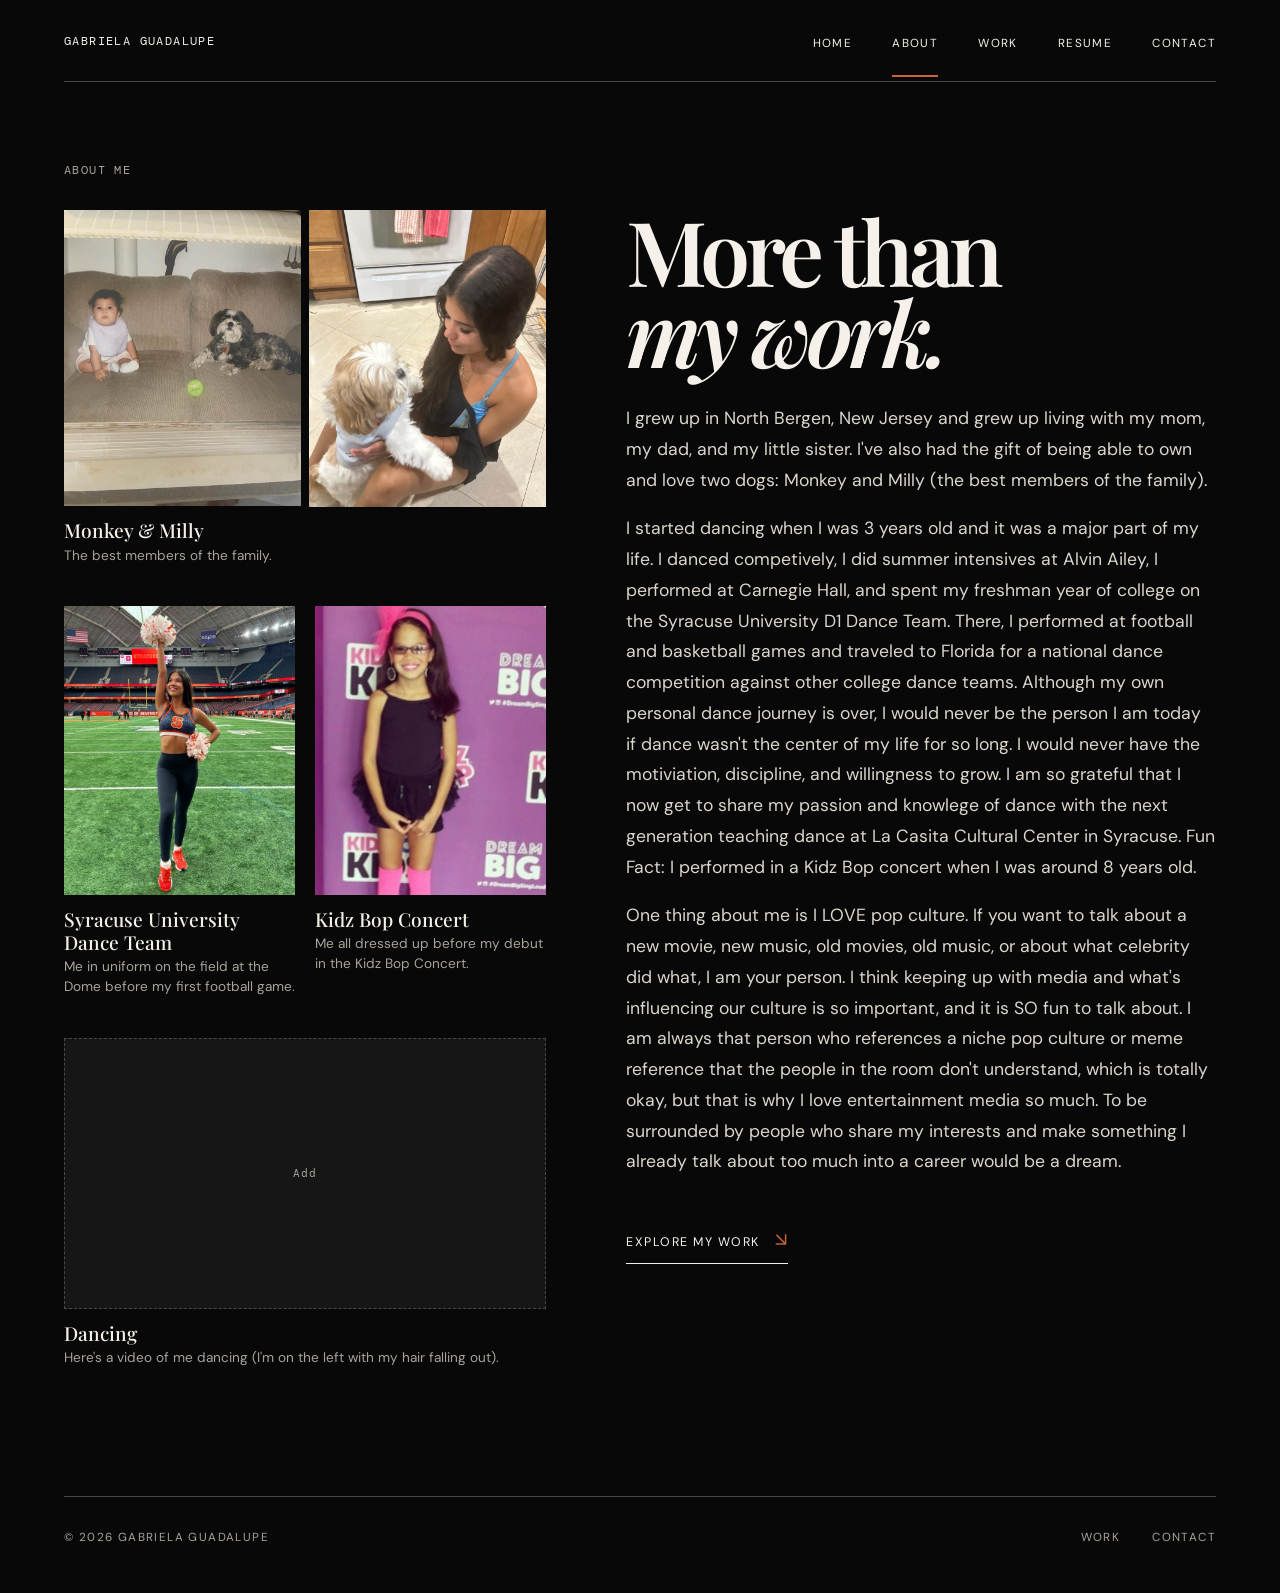
<file: about.html>
<!doctype html>
<html lang="en">
  <head>
    <meta charset="UTF-8" />
    <meta name="viewport" content="width=device-width, initial-scale=1.0" />
    <title>About | Gabriela Guadalupe</title>

    <link rel="preconnect" href="https://fonts.googleapis.com" />
    <link rel="preconnect" href="https://fonts.gstatic.com" crossorigin />

    <link
      href="https://fonts.googleapis.com/css2?family=DM+Mono&family=DM+Sans:opsz,wght@9..40,400;9..40,500;9..40,700&family=Playfair+Display:ital,wght@0,500;0,600;0,700;1,500&display=swap"
      rel="stylesheet"
    />

    <link rel="stylesheet" href="styles.css" />
  </head>

  <body>
    <header class="site-header">
      <a class="wordmark" href="index.html">GABRIELA GUADALUPE</a>

      <button class="menu-button" aria-label="Open navigation" aria-expanded="false">
        MENU
      </button>

      <nav class="main-nav" aria-label="Main navigation">
        <a href="index.html">HOME</a>
        <a class="active" href="about.html">ABOUT</a>
        <a href="work.html">WORK</a>
        <a href="resume.html">RESUME</a>
        <a href="contact.html">CONTACT</a>
      </nav>
    </header>

    <main class="wrap page-top">
      <p class="eyebrow">ABOUT ME</p>

      <section class="about-page">
        <!-- Photos + video (left column). Each frame shows its file name
             until that file is added. -->
        <div class="about-gallery">
          <figure class="gallery-item gallery-pair">
            <div class="pair-photos">
              <div class="media-frame">
                <img src="images/monkey.jpeg" alt="Gabriela as a baby sitting on a couch next to her dog Monkey" loading="lazy" />
              </div>
              <div class="media-frame">
                <img src="images/milly.jpeg" alt="Gabriela sitting on the kitchen floor holding her dog Milly" loading="lazy" />
              </div>
            </div>
            <figcaption>
              <strong>Monkey &amp; Milly</strong>
              The best members of the family.
            </figcaption>
          </figure>

          <div class="gallery-grid">
            <figure class="gallery-item">
              <div class="media-frame">
                <img class="danceteam-photo" src="images/danceteam.jpeg" alt="Gabriela in her Syracuse University Dance Team uniform holding a pom-pom in the air on the football field in the Dome" loading="lazy" />
              </div>
              <figcaption>
                <strong>Syracuse University Dance Team</strong>
                Me in uniform on the field at the Dome before my first football game.
              </figcaption>
            </figure>

            <figure class="gallery-item">
              <div class="media-frame">
                <img class="kidzbop-photo" src="images/kidzbop.jpg" alt="Gabriela at about 8 years old posing in front of a Kidz Bop backdrop in a pink bow and leg warmers" loading="lazy" />
              </div>
              <figcaption>
                <strong>Kidz Bop Concert</strong>
                Me all dressed up before my debut in the Kidz Bop Concert.
              </figcaption>
            </figure>
          </div>

          <div class="gallery-video">
            <figure class="gallery-item">
              <div class="media-frame media-frame--wide">
                <video class="about-video" controls playsinline preload="metadata" poster="images/dance-poster.jpg">
                  <source src="videos/dance.mp4" type="video/mp4" />
                  Your browser does not support video playback.
                </video>
              </div>
              <figcaption>
                <strong>Dancing</strong>
                Here's a video of me dancing (I'm on the left with my hair falling out).
              </figcaption>
            </figure>
          </div>
        </div>

        <div class="about-page-copy">
          <h1>More than<br /><em>my work.</em></h1>

          <p>
            I grew up in North Bergen, New Jersey and grew up living with my mom, my dad, and my little sister. I've also had the gift of being able to own and love two dogs: Monkey and Milly (the best members of the family).
          </p>

          <p>
            I started dancing when I was 3 years old and it was a major part of my life. I danced competively, I did summer intensives at Alvin Ailey, I performed at Carnegie Hall, and spent my freshman year of college on the Syracuse University D1 Dance Team. There, I performed at football and basketball games and traveled to Florida for a national dance competition against other college dance teams. Although my own personal dance journey is over, I would never be the person I am today if dance wasn't the center of my life for so long. I would never have the motiviation, discipline, and willingness to grow. I am so grateful that I now get to share my passion and knowlege of dance with the next generation teaching dance at La Casita Cultural Center in Syracuse. Fun Fact: I performed in a Kidz Bop concert when I was around 8 years old.
          </p>

          <p>
           One thing about me is I LOVE pop culture. If you want to talk about a new movie, new music, old movies, old music, or about what celebrity did what, I am your person. I think keeping up with media and what's influencing our culture is so important, and it is SO fun to talk about. I am always that person who references a niche pop culture or meme reference that the people in the room don't understand, which is totally okay, but that is why I love entertainment media so much. To be surrounded by people who share my interests and make something I already talk about too much into a career would be a dream.
          </p>

          <a class="text-link" href="work.html">
            EXPLORE MY WORK <span>↘</span>
          </a>
        </div>
      </section>
    </main>

    <footer>
      <span>© <span id="year"></span> GABRIELA GUADALUPE</span>
      <a href="work.html">WORK</a>
      <a href="contact.html">CONTACT</a>
    </footer>

    <script src="script.js"></script>
  </body>
</html>
</file>
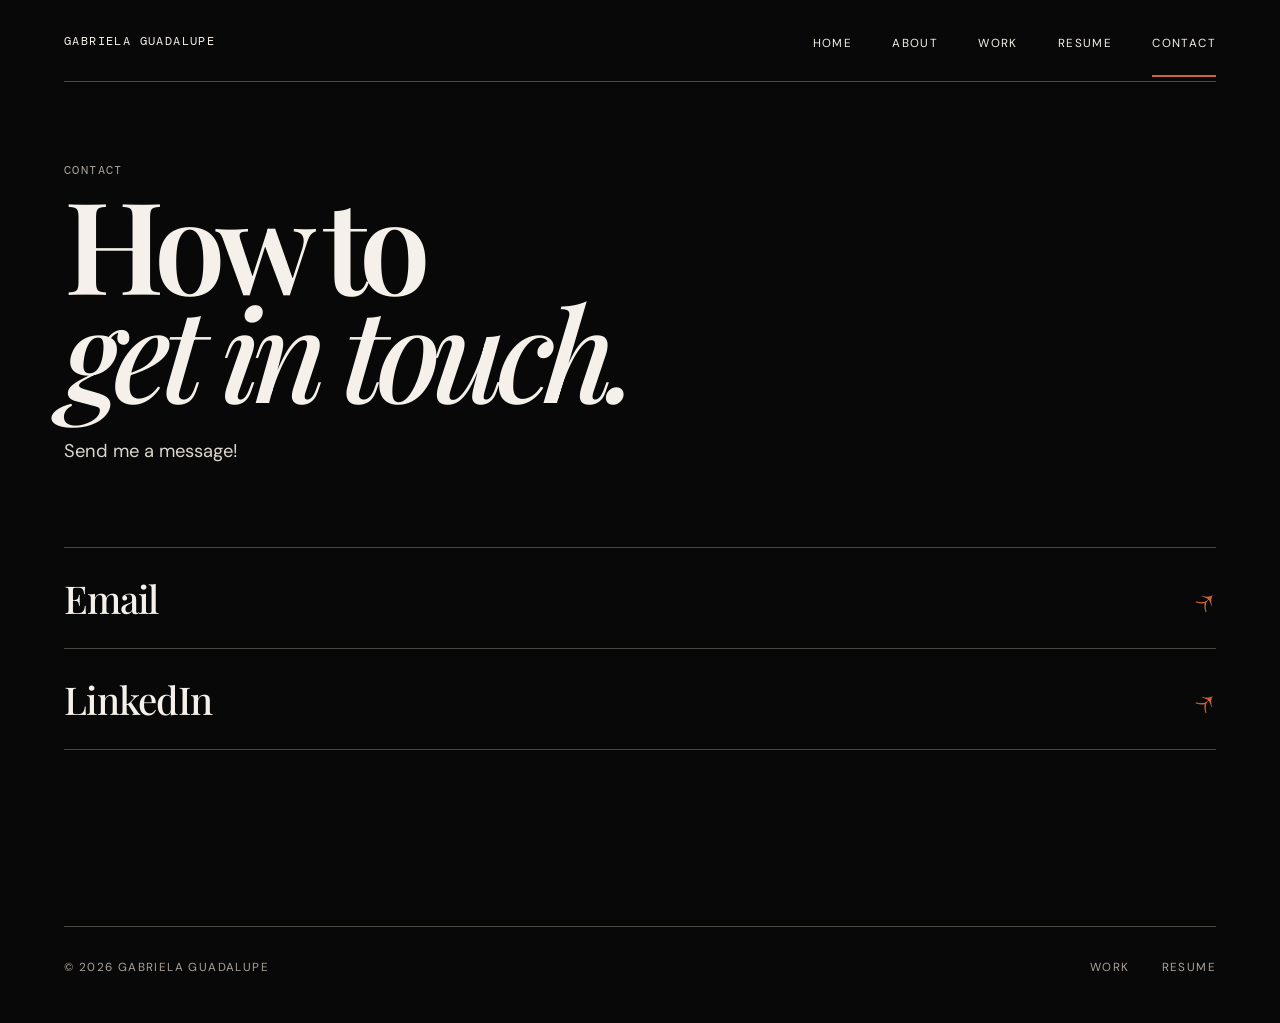
<file: contact.html>
<!doctype html>
<html lang="en"><head><meta charset="UTF-8" /><meta name="viewport" content="width=device-width, initial-scale=1.0" /><title>Contact | Gabriela Guadalupe</title><link rel="preconnect" href="https://fonts.googleapis.com" /><link rel="preconnect" href="https://fonts.gstatic.com" crossorigin /><link href="https://fonts.googleapis.com/css2?family=DM+Mono&family=DM+Sans:opsz,wght@9..40,400;9..40,500;9..40,700&family=Playfair+Display:ital,wght@0,500;0,600;0,700;1,500&display=swap" rel="stylesheet" /><link rel="stylesheet" href="styles.css" /></head>
  <body><header class="site-header"><a class="wordmark" href="index.html">GABRIELA GUADALUPE</a><button class="menu-button" aria-label="Open navigation" aria-expanded="false">MENU</button><nav class="main-nav" aria-label="Main navigation"><a href="index.html">HOME</a><a href="about.html">ABOUT</a><a href="work.html">WORK</a><a href="resume.html">RESUME</a><a class="active" href="contact.html">CONTACT</a></nav></header>
    <main class="wrap page-top contact-page"><p class="eyebrow">CONTACT</p><h1 class="page-title">How to<br /><em>get in touch.</em></h1><p class="page-intro">Send me a message! </p><div class="contact-links"><a href="mailto:gabrielaguadalupe1576@gmail.com">Email <span>↗</span></a><a href="https://www.linkedin.com/in/gabriela-guadalupe-750907354/">LinkedIn <span>↗</span></a></div><p class="resume-note"><strong></strong>  <code></code></p></main>
    <footer><span>© <span id="year"></span> GABRIELA GUADALUPE</span><a href="work.html">WORK</a><a href="resume.html">RESUME</a></footer><script src="script.js"></script></body></html>
</file>
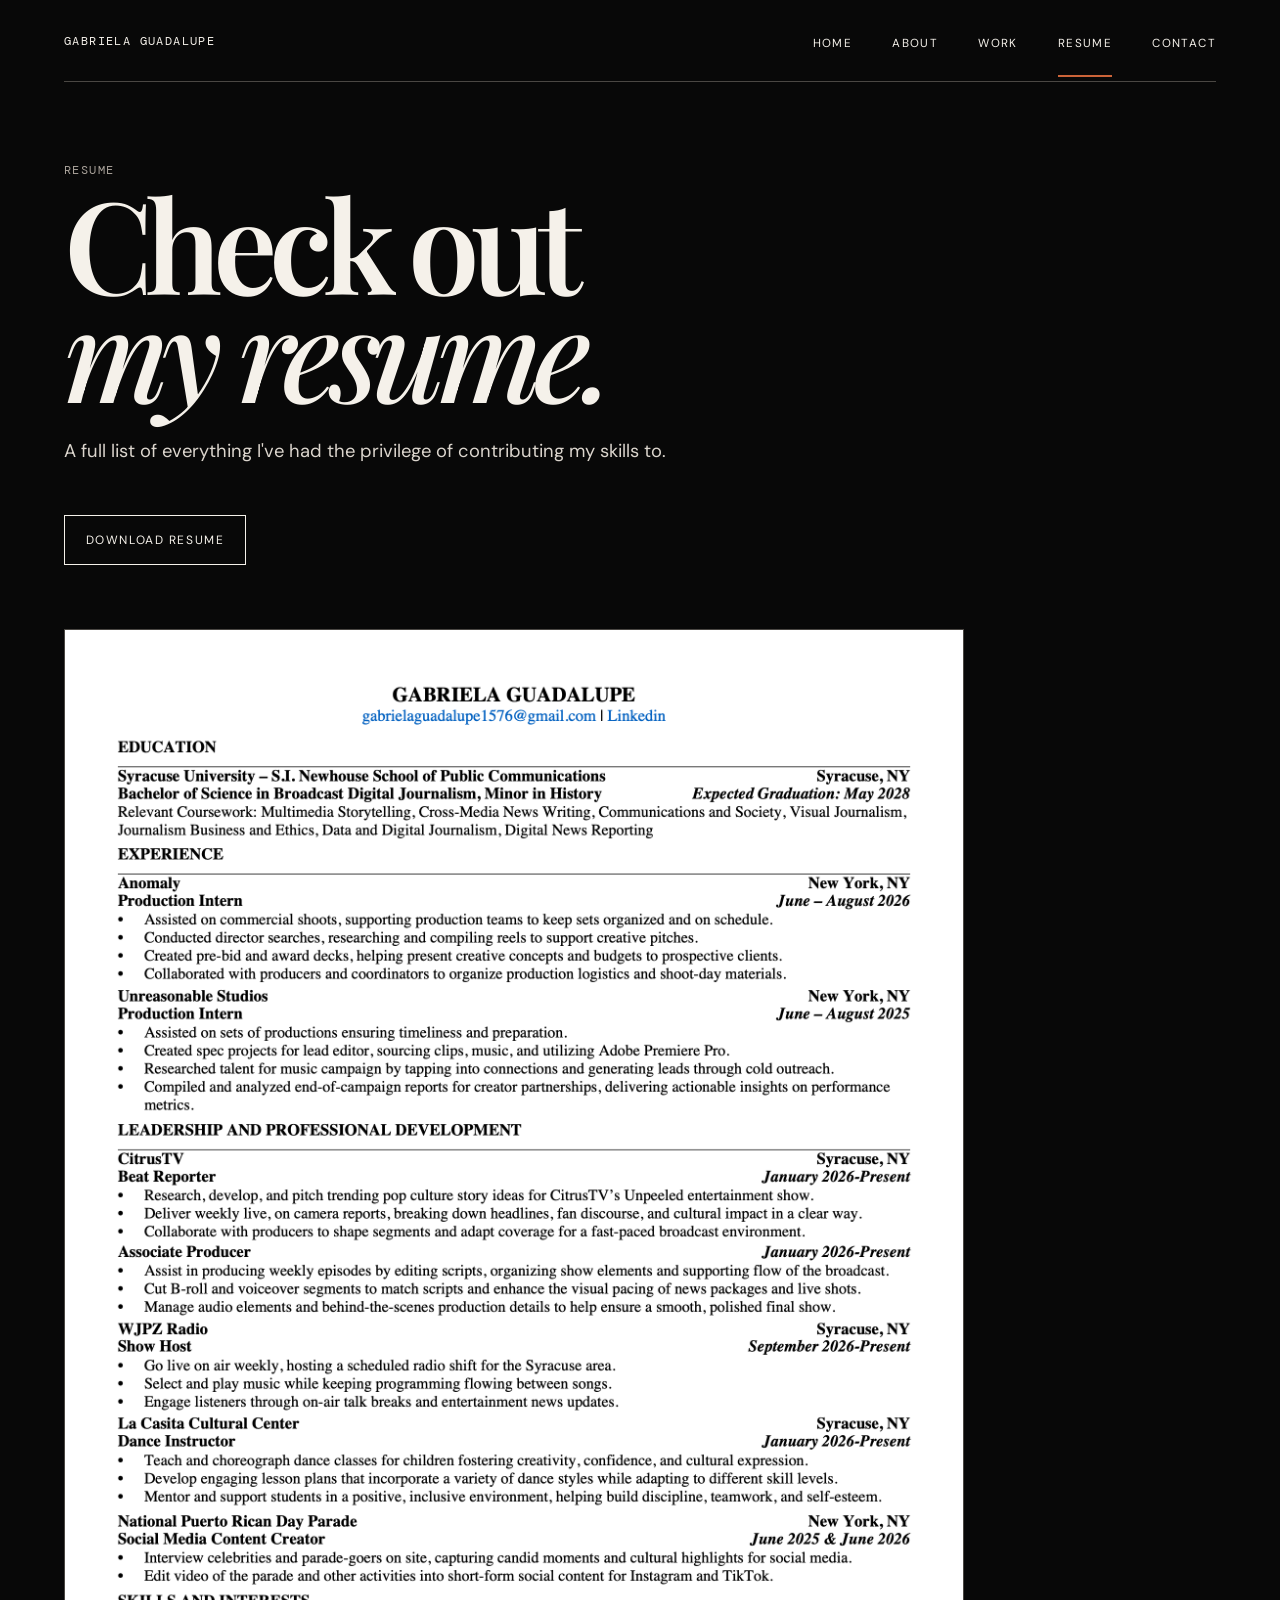
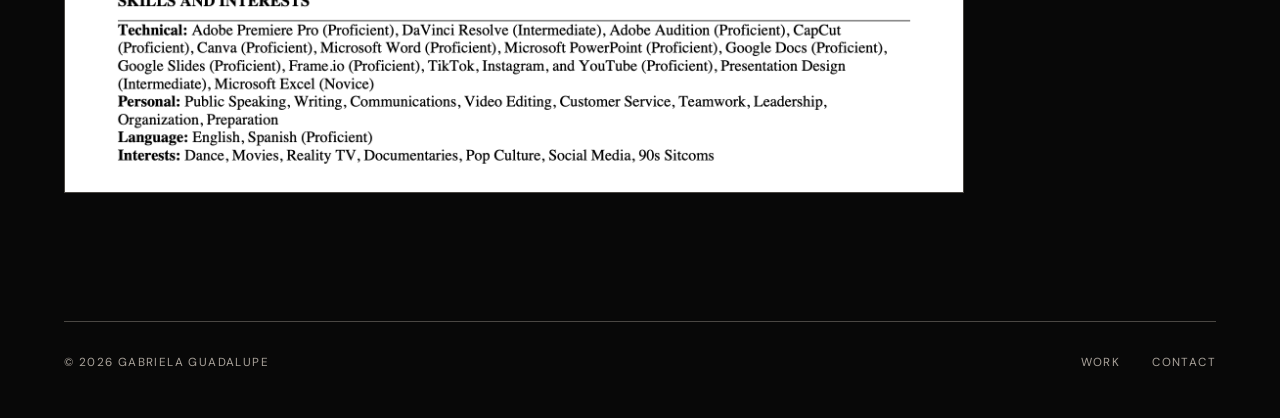
<file: resume.html>
<!doctype html>
<html lang="en"><head><meta charset="UTF-8" /><meta name="viewport" content="width=device-width, initial-scale=1.0" /><title>Resume | Gabby Guadalupe</title><link rel="preconnect" href="https://fonts.googleapis.com" /><link rel="preconnect" href="https://fonts.gstatic.com" crossorigin /><link href="https://fonts.googleapis.com/css2?family=DM+Mono&family=DM+Sans:opsz,wght@9..40,400;9..40,500;9..40,700&family=Playfair+Display:ital,wght@0,500;0,600;0,700;1,500&display=swap" rel="stylesheet" /><link rel="stylesheet" href="styles.css" /></head>
  <body><header class="site-header"><a class="wordmark" href="index.html">GABRIELA GUADALUPE</a><button class="menu-button" aria-label="Open navigation" aria-expanded="false">MENU</button><nav class="main-nav" aria-label="Main navigation"><a href="index.html">HOME</a><a href="about.html">ABOUT</a><a href="work.html">WORK</a><a class="active" href="resume.html">RESUME</a><a href="contact.html">CONTACT</a></nav></header>
    <main class="wrap page-top resume-page"><p class="eyebrow">RESUME</p><h1 class="page-title">Check out<br /><em>my resume.</em></h1><p class="page-intro">A full list of everything I've had the privilege of contributing my skills to.</p><a class="button" href="resume.pdf" target="_blank">DOWNLOAD RESUME</a><div class="resume-preview">
      <a href="resume.pdf" target="_blank" aria-label="Open resume PDF">
        <img src="images/resume.png" alt="Gabriela Guadalupe's resume: education at Syracuse University's S.I. Newhouse School, production internships at Anomaly and Unreasonable Studios, CitrusTV beat reporter and associate producer, WJPZ Radio show host, dance instructor, and National Puerto Rican Day Parade social media content creator." width="1836" height="2376" />
      </a>
    </div></main>

    <footer><span>© <span id="year"></span> GABRIELA GUADALUPE</span><a href="work.html">WORK</a><a href="contact.html">CONTACT</a></footer><script src="script.js"></script></body></html>
</file>
<file: styles.css>
:root {
  --black: #080808;
  --white: #f5f1ea;
  --muted: #aaa39b;
  --line: #4a4743;
  --accent: #cc6439;
}

* {
  box-sizing: border-box;
}

html {
  scroll-behavior: smooth;
}

body {
  margin: 0;
  background: var(--black);
  color: var(--white);
  font-family: "DM Sans", sans-serif;
}

a {
  color: inherit;
  text-decoration: none;
}

.wrap {
  width: min(1320px, calc(100% - 8rem));
  margin: auto;
}

/* Navigation */

.site-header {
  width: min(1320px, calc(100% - 8rem));
  min-height: 82px;
  margin: auto;
  border-bottom: 1px solid var(--line);
  display: flex;
  align-items: center;
  justify-content: space-between;
}

.wordmark,
.main-nav,
a,
.eyebrow,
footer {
  font-size: 0.73rem;
  letter-spacing: 0.12em;
}

.wordmark {
  font-family: "DM Mono", monospace;
}

.main-nav {
  display: flex;
  gap: 2.5rem;
}

.main-nav a {
  padding: 1.9rem 0 1.5rem;
}

.main-nav a.active {
  border-bottom: 2px solid var(--accent);
}

.menu-button {
  display: none;
}

/* Homepage introduction */

.hero {
  display: grid;
  grid-template-columns: 1fr 1.3fr;
  gap: 4.5rem;
  padding: 4rem 0 7rem;
  align-items: stretch;
}


.hero-photo.photo-placeholder {
  width: 100%;
  min-height: 520px;
  height: 100%;
  overflow: hidden;
  background: #161616;
}

.hero-photo.photo-placeholder img {
  width: 100%;
  height: 100%;
  object-fit: contain;
  object-position: center bottom;
  display: block;
}

.hero-copy h1,
.page-title {
  margin: 1.3rem 0 2rem;
  font-family: "Playfair Display", serif;
  font-size: clamp(4.8rem, 10vw, 10.5rem);
  font-weight: 600;
  line-height: 0.84;
  letter-spacing: -0.07em;
}

.intro,
.page-intro {
  max-width: 630px;
  color: #dbd5cd;
  font-size: 1.15rem;
  line-height: 1.65;
}

.eyebrow {
  margin: 0;
  color: var(--muted);
  font-family: "DM Mono", monospace;
}

.text-link {
  display: inline-block;
  margin-top: 2rem;
  padding-bottom: 0.7rem;
  border-bottom: 1px solid var(--white);
  font-size: 0.78rem;
}

.text-link span {
  margin-left: 0.65rem;
  color: var(--accent);
  font-size: 1.2rem;
}

/* About section */

.about-strip {
  display: grid;
  grid-template-columns: 0.8fr 1.2fr;
  gap: 4.5rem;
  padding: 2.7rem 0 5.5rem;
  border-top: 1px solid var(--line);
}

.about-strip h2,
.section-heading h2,
.contact-banner h2 {
  margin: 0 0 1.2rem;
  font-family: "Playfair Display", serif;
  font-size: clamp(2rem, 4vw, 4rem);
  font-weight: 500;
  line-height: 1.05;
  letter-spacing: -0.045em;
}

.about-strip p:not(.eyebrow) {
  max-width: 650px;
  color: #c9c3bc;
  line-height: 1.75;
}

/* Work section */

.featured {
  padding: 1rem 0 7rem;
}

.section-heading {
  display: flex;
  align-items: baseline;
  justify-content: space-between;
  margin-bottom: 2rem;
  padding-bottom: 1.15rem;
  border-bottom: 1px solid var(--line);
}

.section-heading h2 {
  margin: 0;
  font-size: 2.5rem;
}

.section-heading p {
  color: var(--muted);
  font-size: 0.9rem;
}

.video-placeholder {
  position: relative;
  display: grid;
  aspect-ratio: 16 / 8;
  place-items: center;
  background: linear-gradient(135deg, #3d3d3d, #171717);
  color: #eae6df;
  font-size: 0.7rem;
  letter-spacing: 0.15em;
}

.video-placeholder::after {
  position: absolute;
  inset: 0;
  border: 1px solid #555;
  content: "";
}

.play-icon {
  display: grid;
  width: 64px;
  height: 64px;
  margin-bottom: 1.6rem;
  padding-left: 4px;
  place-items: center;
  border-radius: 50%;
  background: #161616cc;
  font-size: 2rem;
  letter-spacing: 0;
}

.video-placeholder .play-icon + span {
  position: absolute;
  top: 60%;
}

.work-meta {
  padding-top: 1rem;
}

.work-meta h3,
.archive-card h3 {
  margin: 0.55rem 0;
  font-family: "Playfair Display", serif;
  font-size: 2rem;
  font-weight: 500;
  line-height: 1.1;
}

.work-meta p:not(.eyebrow),
.archive-card p {
  margin: 0;
  color: var(--muted);
  font-size: 0.9rem;
}

.work-grid {
  display: grid;
  grid-template-columns: 1fr 1fr;
  gap: 2rem;
  margin: 4rem 0;
}

.small {
  aspect-ratio: 16 / 9;
}

.small .play-icon {
  width: 48px;
  height: 48px;
  font-size: 1.35rem;
}

.button {
  display: inline-block;
  padding: 1rem 1.3rem;
  border: 1px solid var(--white);
  font-size: 0.75rem;
  letter-spacing: 0.13em;
  transition: 0.2s;
}

.button:hover {
  background: var(--white);
  color: var(--black);
}

/* Contact banner */

.contact-banner {
  padding: 4.5rem 0 7rem;
  border-top: 1px solid var(--line);
}

.contact-banner h2 {
  margin: 0.8rem 0;
  font-size: clamp(3rem, 6vw, 6rem);
}

/* Other pages */

.page-top {
  padding: 5rem 0 8rem;
}

.page-title {
  margin-top: 0.7rem;
}

.page-title em {
  font-weight: 500;
}

.page-intro {
  margin-bottom: 3rem;
}

.work-section {
  margin-top: 7rem;
}

.archive-grid {
  display: grid;
  grid-template-columns: 1fr 1fr;
  gap: 2rem;
}

.archive-card {
  padding-bottom: 1.8rem;
  border-bottom: 1px solid var(--line);
}

.vertical {
  max-width: 330px;
  aspect-ratio: 9 / 12;
}

.resume-note {
  max-width: 620px;
  margin-top: 3rem;
  color: var(--muted);
  line-height: 1.7;
}

.resume-note code {
  color: var(--white);
}

.contact-links {
  margin-top: 5rem;
  border-top: 1px solid var(--line);
}

.contact-links a {
  display: flex;
  justify-content: space-between;
  padding: 1.5rem 0;
  border-bottom: 1px solid var(--line);
  font-family: "Playfair Display", serif;
  font-size: clamp(1.5rem, 3vw, 3rem);
  font-weight: 500;
  letter-spacing: -0.03em;
}

.contact-links span {
  color: var(--accent);
}

/* Footer */

footer {
  display: flex;
  gap: 2rem;
  width: min(1320px, calc(100% - 8rem));
  margin: auto;
  padding: 2rem 0 3rem;
  border-top: 1px solid var(--line);
  color: var(--muted);
}

footer a {
  margin-left: auto;
}

footer a + a {
  margin-left: 0;
}

/* Mobile version */

@media (max-width: 700px) {
  .wrap,
  .site-header,
  footer {
    width: calc(100% - 2.5rem);
  }

  .site-header {
    min-height: 68px;
  }

  .menu-button {
    display: block;
    border: 0;
    background: none;
    color: var(--white);
    font-family: "DM Mono", monospace;
    font-size: 0.7rem;
    letter-spacing: 0.12em;
  }

  .main-nav {
    display: none;
  }

  .main-nav.open {
    position: absolute;
    z-index: 5;
    top: 68px;
    right: 1.25rem;
    left: 1.25rem;
    display: flex;
    flex-direction: column;
    gap: 0;
    padding: 1rem;
    background: #151515;
  }

  .main-nav a {
    padding: 0.9rem;
  }

  .hero,
  .about-strip {
    grid-template-columns: 1fr;
    gap: 2rem;
  }

  .hero {
    padding: 2.5rem 0 4rem;
  }

  .hero-photo.photo-placeholder {
    width: 220px;
    height: 220px;
    justify-self: start;
    order: 2;
  }

  .hero-copy {
    order: 1;
  }

  .hero-copy h1,
  .page-title {
    font-size: 4.5rem;
  }

  .about-strip {
    padding: 2rem 0 4rem;
  }

  .section-heading {
    display: block;
  }

  .section-heading p {
    margin: 1rem 0 0;
  }

  .work-grid,
  .archive-grid {
    grid-template-columns: 1fr;
  }

  .featured {
    padding-bottom: 4rem;
  }

  .page-top {
    padding: 3rem 0 5rem;
  }

  .contact-links {
    margin-top: 3rem;
  }

  footer {
    flex-wrap: wrap;
    gap: 1rem;
  }

  footer a {
    margin-left: 0;
  }
}

/* About page */

.about-page {
  display: grid;
  grid-template-columns: 0.9fr 1.1fr;
  gap: 5rem;
  padding-top: 2rem;
  align-items: start;
}

.about-page-photo {
  height: 620px;
  overflow: hidden;
  background: #161616;
}

.about-page-photo img {
  width: 100%;
  height: 100%;
  object-fit: cover;
  object-position: center;
  display: block;
}

.about-page-copy h1 {
  margin: 0 0 2rem;
  font-family: "Playfair Display", serif;
  font-size: clamp(4rem, 7vw, 7.5rem);
  font-weight: 600;
  line-height: 0.9;
  letter-spacing: -0.06em;
}

.about-page-copy p {
  max-width: 600px;
  color: #dbd5cd;
  font-size: 1.1rem;
  line-height: 1.75;
}

@media (max-width: 700px) {
  .about-page {
    grid-template-columns: 1fr;
    gap: 2.5rem;
  }

  .about-page-photo {
    height: 450px;
  }
}

.feature-card iframe,
.archive-card iframe {
  width: 100%;
  aspect-ratio: 16 / 9;
  height: auto;
  border: 0;
  display: block;
}

.resume-preview {
  width: 100%;
  height: 900px;
  margin-top: 4rem;
  border: 1px solid var(--line);
  background: white;
}

.resume-preview iframe {
  width: 100%;
  height: 100%;
  border: 0;
}

/* Redesigned Work page */

.social-intro {
  max-width: 760px;
  margin: 1rem 0 6rem;
}

.social-intro p:last-child {
  color: #dbd5cd;
  font-size: 1.15rem;
  line-height: 1.65;
}

.social-project,
.work-category {
  padding: 4rem 0;
  border-top: 1px solid var(--line);
}

.project-heading {
  display: grid;
  grid-template-columns: 1fr 1fr;
  gap: 5rem;
  margin-bottom: 3rem;
}

.project-heading h2,
.work-category h2 {
  margin: 0.6rem 0 0;
  font-family: "Playfair Display", serif;
  font-size: clamp(2.8rem, 5vw, 5.5rem);
  font-weight: 500;
  line-height: 0.95;
  letter-spacing: -0.06em;
}

.project-heading p:last-child {
  max-width: 520px;
  margin: 0;
  color: #dbd5cd;
  font-size: 1rem;
  line-height: 1.7;
}

.manivest-grid {
  display: grid;
  grid-template-columns: 2fr 0.85fr 0.85fr;
  gap: 1.5rem;
  align-items: end;
}

.two-video-grid {
  display: grid;
  grid-template-columns: repeat(2, minmax(220px, 300px));
  gap: 2rem;
  justify-content: end;
}

.personal-work {
  display: flex;
  align-items: center;
  gap: 3rem;
  justify-content: center;
}

.video-card h3 {
  margin: 1rem 0 0.4rem;
  font-family: "Playfair Display", serif;
  font-size: 1.65rem;
  font-weight: 500;
}

.video-card p {
  margin: 0;
  color: var(--muted);
  font-size: 0.9rem;
}

.vertical-placeholder {
  display: grid;
  width: 100%;
  max-width: 280px;
  aspect-ratio: 9 / 16;
  place-items: center;
  background: linear-gradient(135deg, #3d3d3d, #171717);
}

.vertical-placeholder .play-icon {
  margin: 0;
}

.coming-soon {
  color: var(--white);
  font-family: "Playfair Display", serif;
  font-size: 1.7rem;
  font-style: italic;
}

.work-category h2 {
  margin: 0.6rem 0 1rem;
}

.category-description {
  margin: 0 0 2.5rem;
  color: var(--muted);
}

.package-grid {
  display: grid;
  grid-template-columns: 1fr 1fr;
  gap: 2rem;
}

/* Makes your YouTube embeds fit correctly */

.manivest-grid iframe,
.two-video-grid iframe,
.package-grid iframe {
  display: block;
  width: 100%;
  border: 0;
}

.manivest-grid iframe:not(.short-video),
.package-grid iframe {
  aspect-ratio: 16 / 9;
}

.short-video {
  max-width: 280px;
  aspect-ratio: 9 / 16;
}

@media (max-width: 700px) {
  .project-heading,
  .manivest-grid,
  .package-grid {
    grid-template-columns: 1fr;
    gap: 2rem;
  }

  .two-video-grid {
    grid-template-columns: 1fr;
    justify-content: start;
  }

  .personal-work {
    flex-direction: column;
    align-items: start;
  }

  .vertical-placeholder,
  .short-video {
    max-width: 100%;
  }
}

/* FINAL WORK PAGE LAYOUT — matches mockup */

.social-project {
  display: grid;
  grid-template-columns: minmax(230px, 0.8fr) minmax(0, 1.4fr);
  gap: 3rem;
  padding: 3rem 0;
  border-top: 1px solid var(--line);
  align-items: start;
}

.project-heading {
  margin: 0;
}

.project-heading > div {
  padding-left: 1rem;
  border-left: 4px solid var(--accent);
}

.project-heading h2 {
  margin: 0.35rem 0 0;
  font-family: "Playfair Display", serif;
  font-size: clamp(2.3rem, 3.5vw, 3.6rem);
  font-weight: 500;
  line-height: 0.95;
  letter-spacing: -0.06em;
}

.project-heading p:last-child {
  max-width: 330px;
  margin: 1.25rem 0 0;
  color: #dbd5cd;
  font-size: 0.95rem;
  line-height: 1.65;
}

/* All Manivest videos: three smaller vertical cards */

.manivest-grid {
  display: grid;
  grid-template-columns: repeat(3, minmax(150px, 200px));
  gap: 1.25rem;
  justify-content: start;
  align-items: start;
}

.manivest-grid .video-card {
  max-width: 200px;
}

.manivest-grid .vertical-placeholder {
  width: 100%;
  max-width: none;
}

/* NPRDP: two smaller vertical cards */

.two-video-grid {
  display: grid;
  grid-template-columns: repeat(2, minmax(150px, 200px));
  gap: 1.25rem;
  justify-content: start;
  align-items: start;
}

.two-video-grid .video-card {
  max-width: 200px;
}

.two-video-grid .vertical-placeholder {
  width: 100%;
  max-width: none;
}

/* Personal work: one card + “more coming soon” */

.personal-work {
  display: flex;
  align-items: center;
  gap: 2rem;
}

.personal-work .video-card {
  width: 200px;
}

.personal-work .vertical-placeholder {
  width: 100%;
  max-width: none;
}

.coming-soon {
  margin: 0;
  color: var(--white);
  font-family: "Playfair Display", serif;
  font-size: 1.5rem;
  font-style: italic;
}

/* Small labels below videos */

.video-card h3 {
  margin: 0.7rem 0 0.25rem;
  font-family: "Playfair Display", serif;
  font-size: 1.25rem;
  font-weight: 500;
  line-height: 1.05;
}

.video-card p {
  margin: 0;
  color: var(--muted);
  font-size: 0.8rem;
}

/* Reporting and live sections */

.work-category {
  padding: 3.5rem 0;
  border-top: 1px solid var(--line);
}

.work-category h2 {
  margin: 0.5rem 0;
  font-family: "Playfair Display", serif;
  font-size: clamp(2.6rem, 4vw, 4.5rem);
  font-weight: 500;
}

/* Mobile */

@media (max-width: 700px) {
  .social-project {
    grid-template-columns: 1fr;
    gap: 2rem;
  }

  .manivest-grid,
  .two-video-grid {
    grid-template-columns: repeat(2, minmax(130px, 1fr));
  }

  .manivest-grid .video-card,
  .two-video-grid .video-card {
    max-width: none;
  }

  .personal-work {
    align-items: start;
    flex-direction: column;
  }
}

/* Force each project title and description together */

.project-heading,
.project-heading > div {
  display: block !important;
}

.project-heading > div {
  padding-left: 1rem;
  border-left: 4px solid var(--accent);
}

.project-heading .project-description {
  max-width: 320px;
  margin: 1.1rem 0 0;
  color: #dbd5cd;
  font-size: 0.95rem;
  line-height: 1.65;
}

/* Make SOCIAL CONTENT a real section title */

.social-intro .eyebrow {
  display: block;
  margin-bottom: 1rem;
  padding-left: 1rem;
  border-left: 4px solid var(--accent);
  color: var(--white);
  font-family: "Playfair Display", serif;
  font-size: clamp(2.5rem, 4vw, 4.5rem);
  font-weight: 500;
  letter-spacing: -0.05em;
  line-height: 0.95;
}

/* Smaller, more organized project layout */

.social-project {
  grid-template-columns: 330px 1fr !important;
  gap: 2.5rem !important;
  padding: 2.5rem 0 !important;
}

.manivest-grid {
  grid-template-columns: repeat(3, 190px) !important;
  gap: 1.25rem !important;
}

.two-video-grid {
  grid-template-columns: repeat(2, 190px) !important;
  gap: 1.25rem !important;
}

.manivest-grid .video-card,
.two-video-grid .video-card {
  max-width: 190px !important;
}

/* Social Content heading — matches Video Packages style */

.social-intro {
  margin: 6rem 0 3rem;
  padding-bottom: 3rem;
  border-bottom: 1px solid var(--line);
}

.social-intro .eyebrow {
  display: block;
  margin: 0 0 0.7rem;
  padding: 0;
  border: 0;
  color: var(--muted);
  font-family: "DM Mono", monospace;
  font-size: 0.73rem;
  font-weight: 400;
  letter-spacing: 0.12em;
}

.social-intro h2 {
  margin: 0 0 0.75rem;
  font-family: "Playfair Display", serif;
  font-size: clamp(3rem, 5vw, 5.5rem);
  font-weight: 500;
  line-height: 0.95;
  letter-spacing: -0.06em;
}

.social-intro p:last-child {
  max-width: 620px;
  margin: 0;
  color: #dbd5cd;
  font-size: 1.05rem;
  line-height: 1.6;
}

/* More space between project description and videos */

.social-project {
  gap: 4rem !important;
}

/* Force all three Manivest videos to be equal vertical cards */

.manivest-grid .video-placeholder,
.manivest-grid .vertical-placeholder {
  width: 100%;
  aspect-ratio: 9 / 16;
  max-width: none;
}

.manivest-grid {
  align-items: start;
}

.vertical-embed {
  display: block;
  width: 100%;
  aspect-ratio: 9 / 16;
  height: 338px;
  border: 0;
}

.manivest-grid {
  display: grid;
  grid-template-columns: repeat(3, 190px);
  gap: 1.5rem;
  align-items: start;
}


/* Manivest + Parade videos: more space, centered, and on the same column grid
   so the Parade videos line up under the first two Manivest videos */

.manivest-grid,
.two-video-grid {
  grid-template-columns: repeat(3, 190px) !important;
  gap: 3rem !important;
  justify-content: center !important;
  justify-items: center;
}

@media (max-width: 700px) {
  .manivest-grid,
  .two-video-grid {
    grid-template-columns: 190px !important;
    gap: 2.5rem !important;
  }
}

.package-embed {
  display: block;
  width: 100%;
  aspect-ratio: 16 / 9;
  background: #000;
  border: 0;
}

/* Personal work: same 3-column grid as Manivest + Parade, so the video sits
   under the first video and "More coming soon" sits under the second */

.personal-work {
  display: grid;
  grid-template-columns: repeat(3, 190px);
  gap: 3rem;
  justify-content: center;
  justify-items: center;
  align-items: center;
}

.personal-work .video-card {
  width: 190px;
}

@media (max-width: 700px) {
  .personal-work {
    grid-template-columns: 190px;
    gap: 2.5rem;
  }
}

/* Home hero: "Selected Work" link stacked above "About Me" */

.hero-links {
  display: flex;
  flex-direction: column;
  align-items: flex-start;
}

.hero-links .text-link + .text-link {
  margin-top: 1.4rem;
}

#selected-work {
  scroll-margin-top: 2rem;
}

/* Home: keep the large featured video small enough that the next row of work
   peeks into view below it */

.feature-card-large {
  width: min(100%, 900px, calc((100vh - 18rem) * 16 / 9));
  margin: 0 auto;
}

/* Fullscreen button on the narrow vertical videos */

.video-frame {
  position: relative;
}

.fullscreen-button {
  position: absolute;
  top: 0.5rem;
  right: 0.5rem;
  display: grid;
  width: 34px;
  height: 34px;
  padding: 0;
  place-items: center;
  border: 0;
  border-radius: 50%;
  background: rgba(8, 8, 8, 0.6);
  color: #fff;
  cursor: pointer;
  transition: background 0.2s;
}

.fullscreen-button:hover,
.fullscreen-button:focus-visible {
  background: var(--accent);
}

.fullscreen-button svg {
  width: 18px;
  height: 18px;
  fill: none;
  stroke: currentColor;
  stroke-width: 2;
  stroke-linecap: round;
  stroke-linejoin: round;
}

/* Wider-than-16:9 clips: fill the box instead of showing black bars
   (trims a little off the left and right edges) */

.package-embed.fill-frame {
  object-fit: cover;
}

/* PHONES: stack each project's description above its videos, and show the
   vertical videos two per row (earlier !important rules forced the desktop
   two-column layout, which pushed the videos off-screen) */

@media (max-width: 700px) {
  .social-project {
    grid-template-columns: 1fr !important;
    gap: 2rem !important;
  }

  .manivest-grid,
  .two-video-grid,
  .personal-work {
    grid-template-columns: repeat(2, minmax(0, 1fr)) !important;
    gap: 1.5rem 1rem !important;
    justify-content: stretch !important;
    justify-items: stretch !important;
  }

  .manivest-grid .video-card,
  .two-video-grid .video-card,
  .personal-work .video-card {
    width: auto !important;
    max-width: none !important;
  }

  .vertical-embed {
    height: auto;
  }

  .coming-soon {
    font-size: 1.25rem;
  }
}

/* PHONES: home photo — drop the 520px desktop minimum height, which left an
   empty gray block above the photo */

@media (max-width: 700px) {
  .hero-photo.photo-placeholder {
    min-height: 0;
    height: auto;
  }

  .hero-photo.photo-placeholder img {
    height: auto;
  }
}

/* Resume shown as an image (PDF embeds don't display on most phones) */

.resume-preview {
  height: auto;
  max-width: 900px;
  background: #fff;
}

.resume-preview a {
  display: block;
}

.resume-preview img {
  display: block;
  width: 100%;
  height: auto;
}

/* About page: photos + video in the left column, next to the text */

.about-gallery {
  display: grid;
  gap: 2.5rem;
}

.gallery-item {
  margin: 0;
}

/* Every photo/video sits in the same portrait frame so the rows line up */

.media-frame {
  position: relative;
  aspect-ratio: 4 / 5;
  overflow: hidden;
  background: #161616;
}

.media-frame img,
.media-frame video {
  display: block;
  width: 100%;
  height: 100%;
  object-fit: cover;
}

.media-frame video {
  background: #000;
}

/* Shown only while a file is missing */
.media-frame.is-missing::after {
  position: absolute;
  inset: 0;
  display: grid;
  place-items: center;
  padding: 1rem;
  border: 1px dashed var(--line);
  color: var(--muted);
  content: "Add " attr(data-file);
  font-family: "DM Mono", monospace;
  font-size: 0.7rem;
  letter-spacing: 0.08em;
  text-align: center;
}

.media-frame.is-missing img,
.media-frame.is-missing video {
  visibility: hidden;
}

/* Dogs: two photos close together, one caption underneath */

.pair-photos {
  display: grid;
  grid-template-columns: 1fr 1fr;
  gap: 0.5rem;
}

/* Dance team + Kidz Bop side by side */

.gallery-grid {
  display: grid;
  grid-template-columns: repeat(2, minmax(0, 1fr));
  gap: 1.25rem;
}

/* Dance video: half the column width, centered */

.gallery-video {
  width: calc(50% - 0.625rem);
  margin: 0 auto;
}

.gallery-item figcaption {
  margin-top: 0.8rem;
  color: var(--muted);
  font-size: 0.85rem;
  line-height: 1.5;
}

.gallery-item figcaption strong {
  display: block;
  margin-bottom: 0.2rem;
  color: var(--white);
  font-family: "Playfair Display", serif;
  font-size: 1.2rem;
  font-weight: 500;
  line-height: 1.2;
}

/* Phones: text first, then the photos */

@media (max-width: 700px) {
  .about-gallery {
    order: 2;
  }

  .gallery-grid {
    gap: 1rem;
  }

  .gallery-video {
    width: 100%;
    max-width: 320px;
  }
}

/* Kidz Bop photo: keep the bow in view, and zoom slightly to hide the thin
   white border on the photo's right edge */
.kidzbop-photo {
  object-position: 50% 25%;
  transform: scale(1.04);
  transform-origin: 40% 25%;
}

/* Dance team photo: zoom in on Gabriela while keeping the pom-pom and
   shoes in frame */
.danceteam-photo {
  transform: scale(1.25);
  transform-origin: 53% 45%;
}

/* Dance video is horizontal: full column width, 16:9 */
.gallery-video {
  width: 100%;
  max-width: none;
}

.media-frame--wide {
  aspect-ratio: 16 / 9;
}

.media-frame--wide video {
  object-fit: contain;
}

/* Wide videos already show the browser's own fullscreen button */
.media-frame--wide .fullscreen-button {
  display: none;
}
</file>
